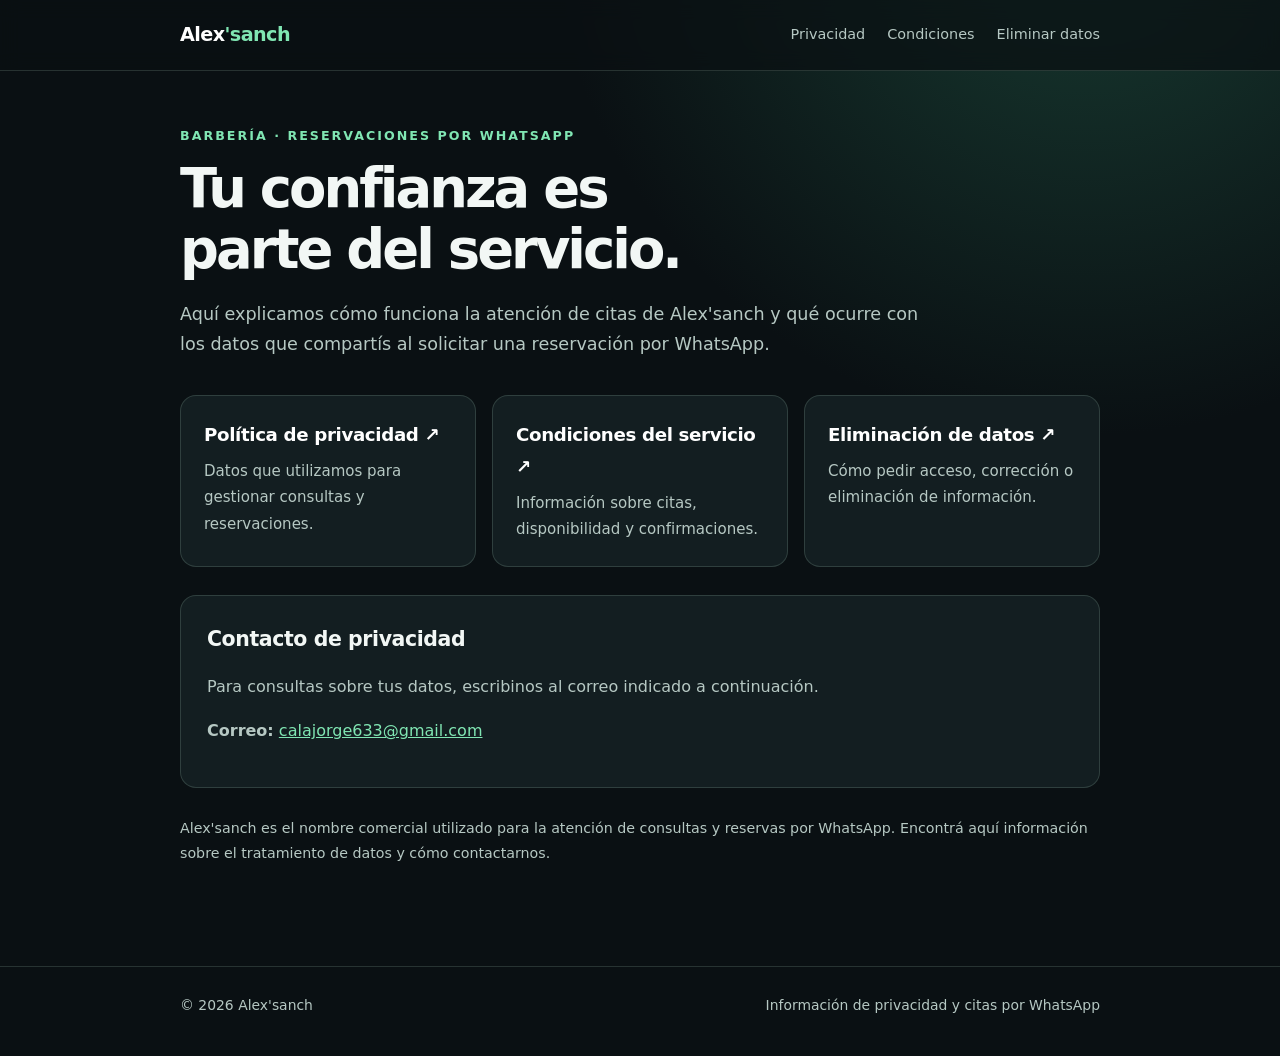
<file: index.html>
<!doctype html><html lang="es"><head><meta charset="utf-8"><meta name="viewport" content="width=device-width,initial-scale=1"><meta name="description" content="Documentos de privacidad y atención de datos de Alex'sanch, gestión de citas por WhatsApp."><title>Alex'sanch | Información legal</title><link rel="stylesheet" href="styles.css"></head><body><header><div class="container nav"><a class="brand" href="index.html">Alex<span>'sanch</span></a><nav class="navlinks" aria-label="Navegación"><a href="privacidad.html">Privacidad</a><a href="terminos.html">Condiciones</a><a href="eliminacion.html">Eliminar datos</a></nav></div></header><main class="container"><div class="eyebrow">Barbería · Reservaciones por WhatsApp</div><h1>Tu confianza es<br>parte del servicio.</h1><p class="lead">Aquí explicamos cómo funciona la atención de citas de Alex'sanch y qué ocurre con los datos que compartís al solicitar una reservación por WhatsApp.</p><div class="cards"><a class="card" href="privacidad.html"><h2>Política de privacidad ↗</h2><p>Datos que utilizamos para gestionar consultas y reservaciones.</p></a><a class="card" href="terminos.html"><h2>Condiciones del servicio ↗</h2><p>Información sobre citas, disponibilidad y confirmaciones.</p></a><a class="card" href="eliminacion.html"><h2>Eliminación de datos ↗</h2><p>Cómo pedir acceso, corrección o eliminación de información.</p></a></div><div class="panel"><h2>Contacto de privacidad</h2><p>Para consultas sobre tus datos, escribinos al correo indicado a continuación.</p><p class="contact"><strong>Correo:</strong> <a href="mailto:calajorge633@gmail.com">calajorge633@gmail.com</a></p></div><p class="small">Alex'sanch es el nombre comercial utilizado para la atención de consultas y reservas por WhatsApp. Encontrá aquí información sobre el tratamiento de datos y cómo contactarnos.</p></main><footer><div class="container"><span>© 2026 Alex'sanch</span><span>Información de privacidad y citas por WhatsApp</span></div></footer></body></html>
</file>
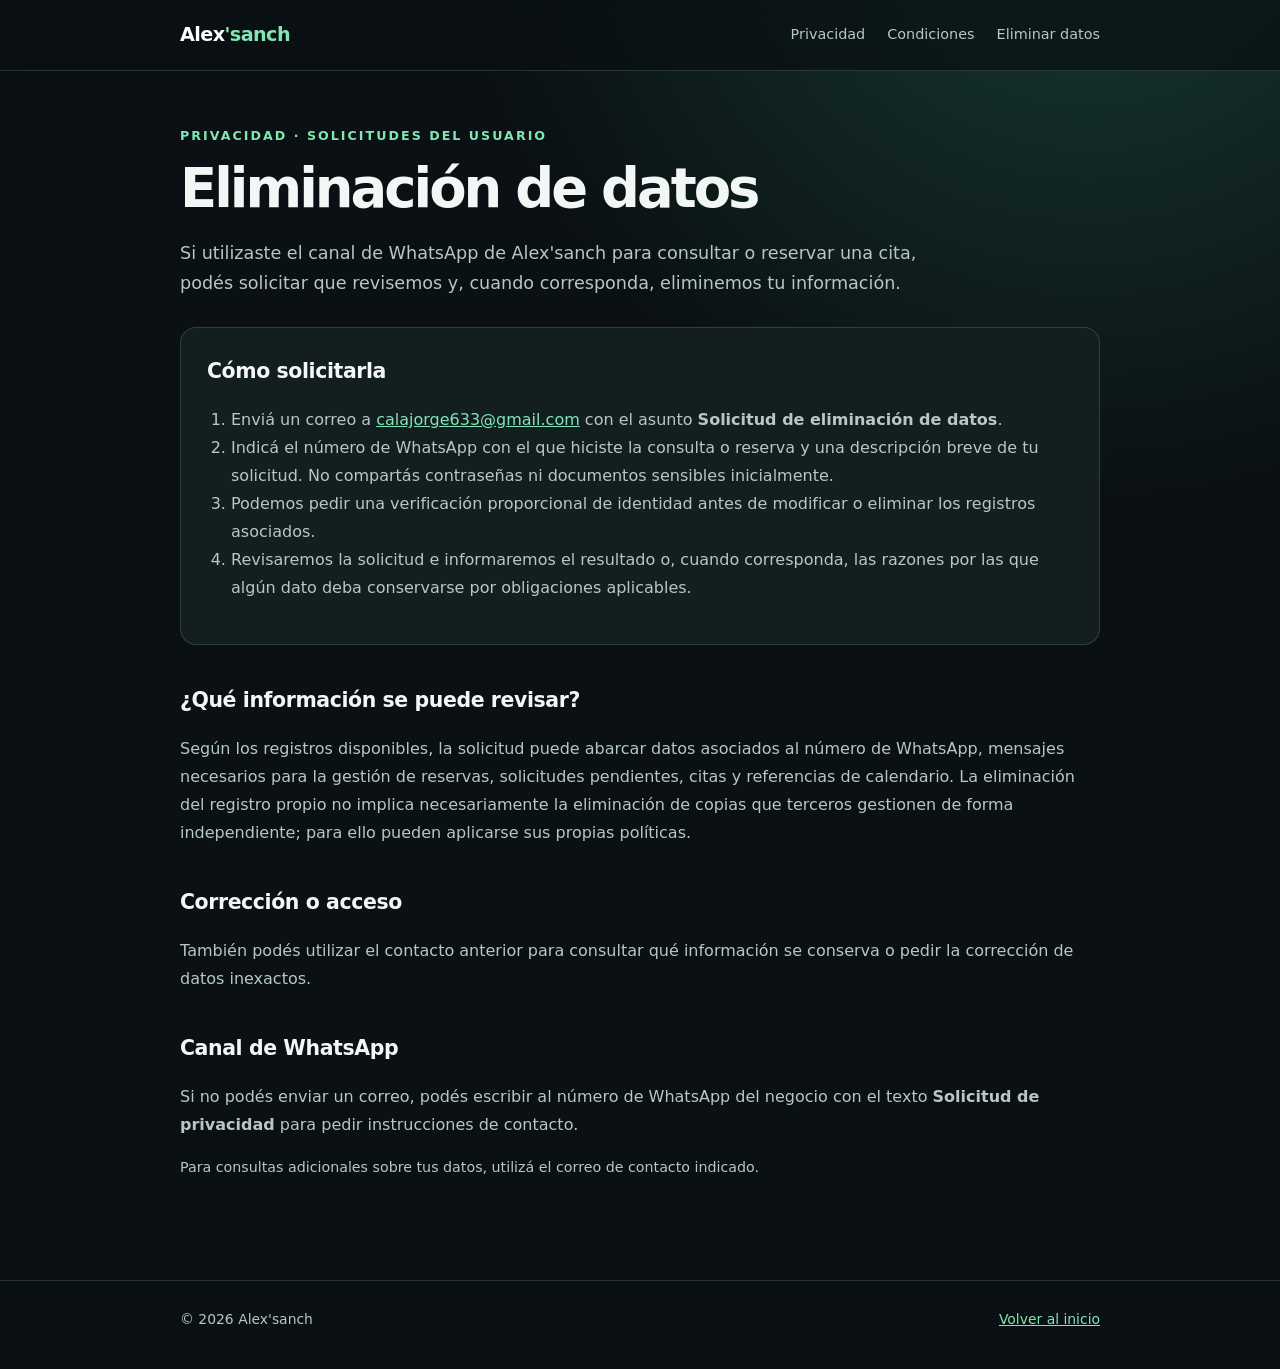
<file: eliminacion.html>
<!doctype html><html lang="es"><head><meta charset="utf-8"><meta name="viewport" content="width=device-width,initial-scale=1"><meta name="description" content="Cómo solicitar la eliminación de datos de reservas por WhatsApp de Alex'sanch."><title>Eliminación de datos | Alex'sanch</title><link rel="stylesheet" href="styles.css"></head><body><header><div class="container nav"><a class="brand" href="index.html">Alex<span>'sanch</span></a><nav class="navlinks" aria-label="Navegación"><a href="privacidad.html">Privacidad</a><a href="terminos.html">Condiciones</a><a href="eliminacion.html">Eliminar datos</a></nav></div></header><main class="container"><div class="eyebrow">Privacidad · Solicitudes del usuario</div><h1>Eliminación de datos</h1><p class="lead">Si utilizaste el canal de WhatsApp de Alex'sanch para consultar o reservar una cita, podés solicitar que revisemos y, cuando corresponda, eliminemos tu información.</p><div class="panel"><h2>Cómo solicitarla</h2><ol><li>Enviá un correo a <a class="contact" href="mailto:calajorge633@gmail.com">calajorge633@gmail.com</a> con el asunto <strong>Solicitud de eliminación de datos</strong>.</li><li>Indicá el número de WhatsApp con el que hiciste la consulta o reserva y una descripción breve de tu solicitud. No compartás contraseñas ni documentos sensibles inicialmente.</li><li>Podemos pedir una verificación proporcional de identidad antes de modificar o eliminar los registros asociados.</li><li>Revisaremos la solicitud e informaremos el resultado o, cuando corresponda, las razones por las que algún dato deba conservarse por obligaciones aplicables.</li></ol></div><h2>¿Qué información se puede revisar?</h2><p>Según los registros disponibles, la solicitud puede abarcar datos asociados al número de WhatsApp, mensajes necesarios para la gestión de reservas, solicitudes pendientes, citas y referencias de calendario. La eliminación del registro propio no implica necesariamente la eliminación de copias que terceros gestionen de forma independiente; para ello pueden aplicarse sus propias políticas.</p><h2>Corrección o acceso</h2><p>También podés utilizar el contacto anterior para consultar qué información se conserva o pedir la corrección de datos inexactos.</p><h2>Canal de WhatsApp</h2><p>Si no podés enviar un correo, podés escribir al número de WhatsApp del negocio con el texto <strong>Solicitud de privacidad</strong> para pedir instrucciones de contacto.</p><p class="small">Para consultas adicionales sobre tus datos, utilizá el correo de contacto indicado.</p></main><footer><div class="container"><span>© 2026 Alex'sanch</span><span><a href="index.html">Volver al inicio</a></span></div></footer></body></html>
</file>
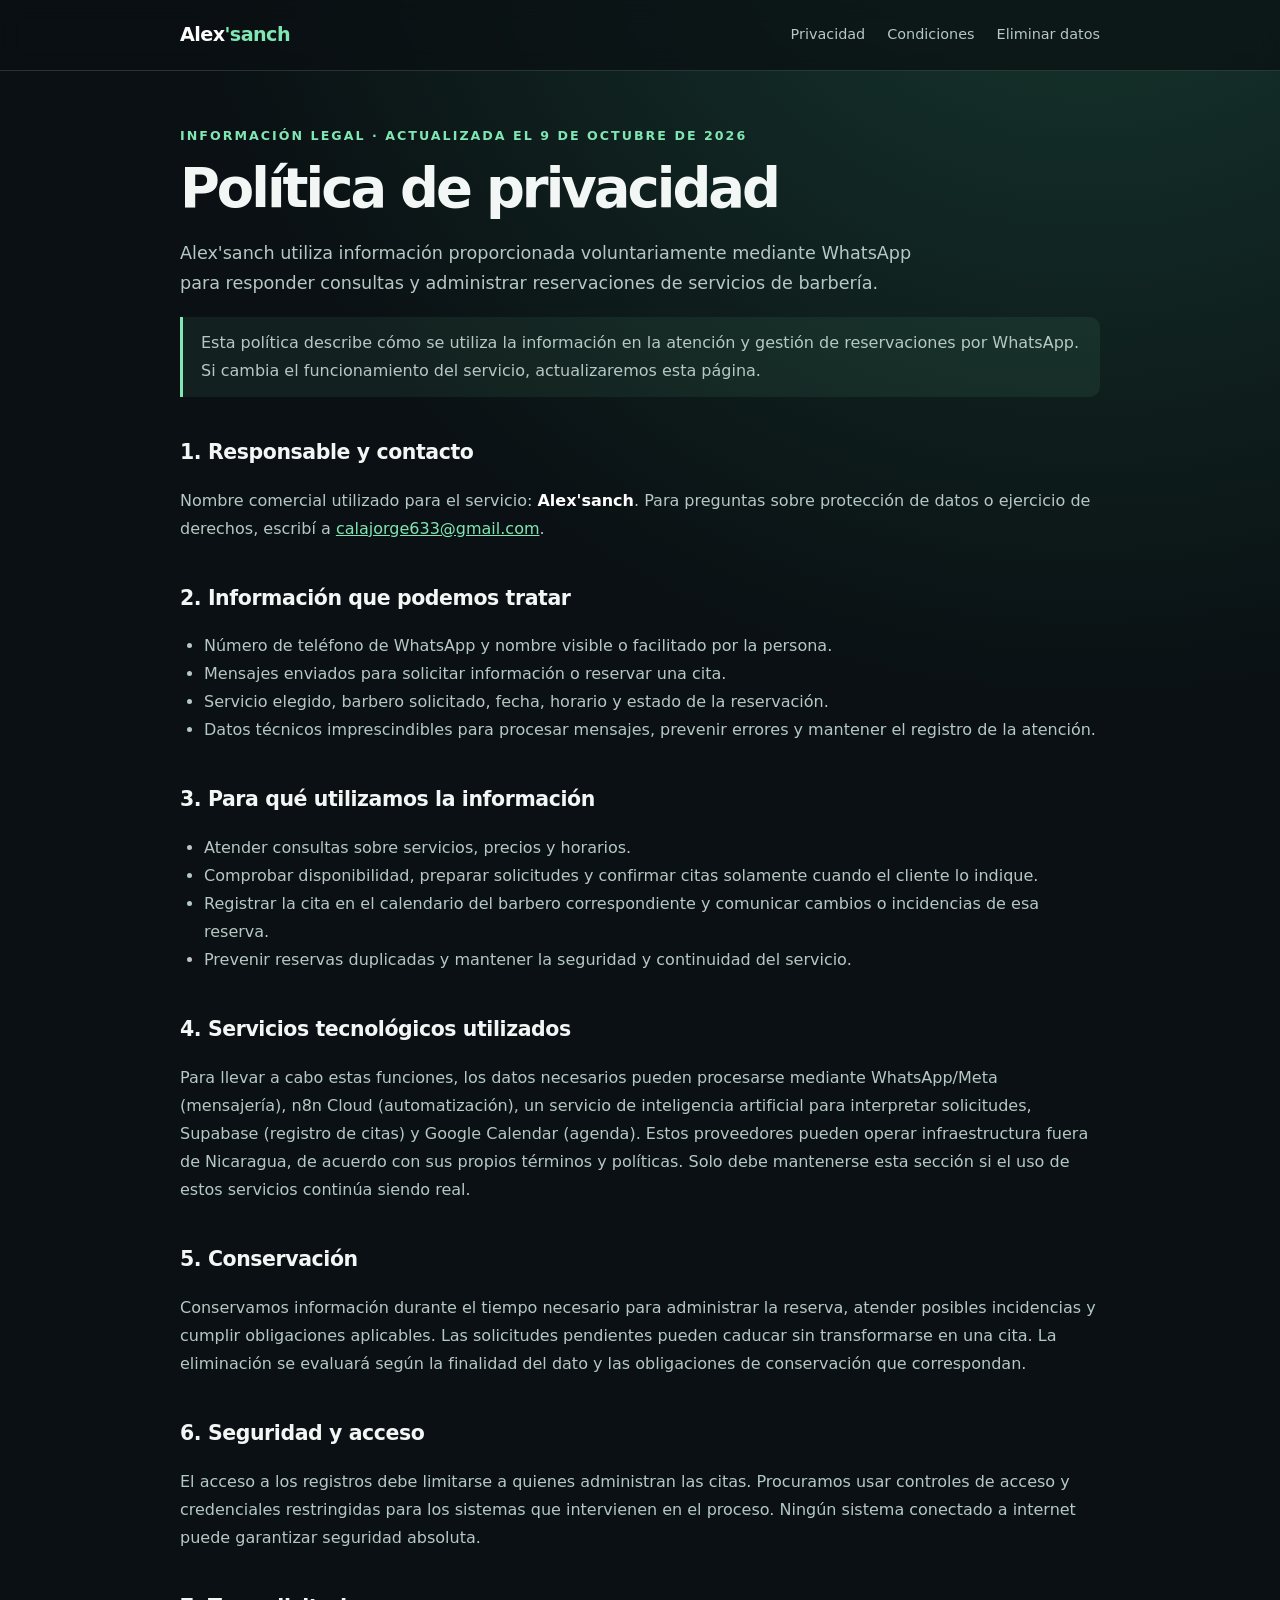
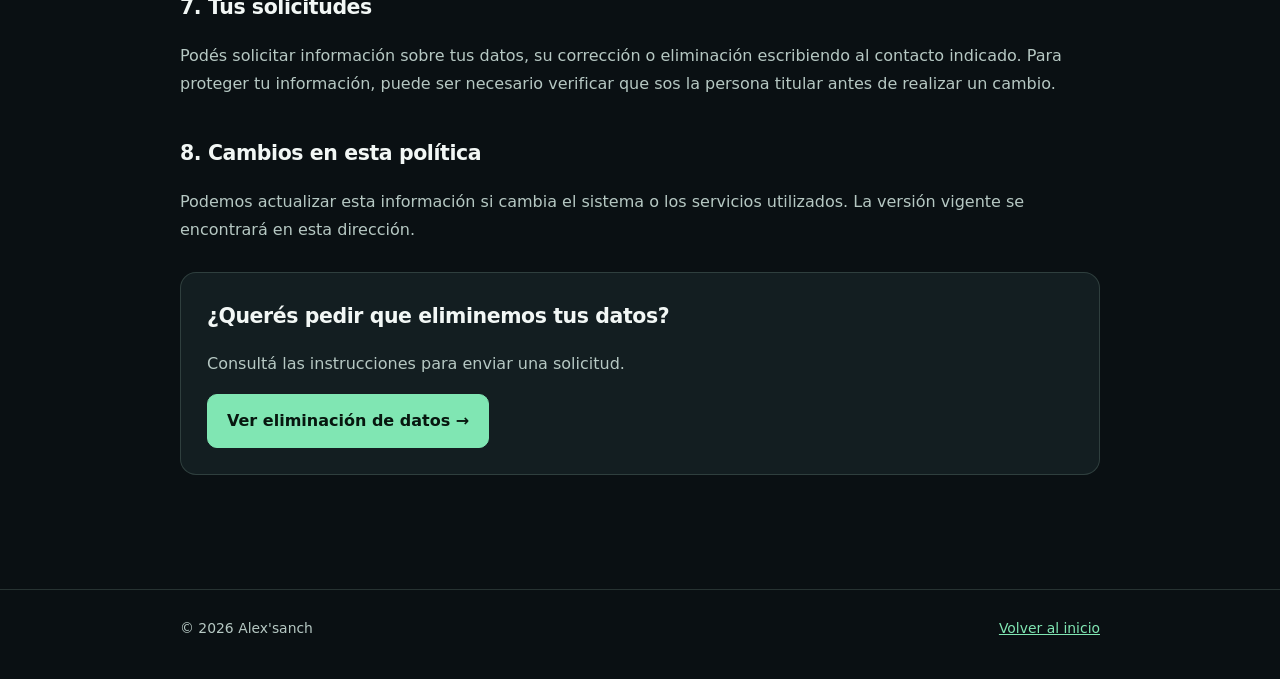
<file: privacidad.html>
<!doctype html><html lang="es"><head><meta charset="utf-8"><meta name="viewport" content="width=device-width,initial-scale=1"><meta name="description" content="Política de privacidad de Alex'sanch para consultas y reservas de barbería por WhatsApp."><title>Política de privacidad | Alex'sanch</title><link rel="stylesheet" href="styles.css"></head><body><header><div class="container nav"><a class="brand" href="index.html">Alex<span>'sanch</span></a><nav class="navlinks" aria-label="Navegación"><a href="privacidad.html">Privacidad</a><a href="terminos.html">Condiciones</a><a href="eliminacion.html">Eliminar datos</a></nav></div></header><main class="container"><div class="eyebrow">Información legal · Actualizada el 9 de octubre de 2026</div><h1>Política de privacidad</h1><p class="lead">Alex'sanch utiliza información proporcionada voluntariamente mediante WhatsApp para responder consultas y administrar reservaciones de servicios de barbería.</p><div class="notice"><p>Esta política describe cómo se utiliza la información en la atención y gestión de reservaciones por WhatsApp. Si cambia el funcionamiento del servicio, actualizaremos esta página.</p></div><h2>1. Responsable y contacto</h2><p>Nombre comercial utilizado para el servicio: <span class="highlight">Alex'sanch</span>. Para preguntas sobre protección de datos o ejercicio de derechos, escribí a <a class="contact" href="mailto:calajorge633@gmail.com">calajorge633@gmail.com</a>.</p><h2>2. Información que podemos tratar</h2><ul><li>Número de teléfono de WhatsApp y nombre visible o facilitado por la persona.</li><li>Mensajes enviados para solicitar información o reservar una cita.</li><li>Servicio elegido, barbero solicitado, fecha, horario y estado de la reservación.</li><li>Datos técnicos imprescindibles para procesar mensajes, prevenir errores y mantener el registro de la atención.</li></ul><h2>3. Para qué utilizamos la información</h2><ul><li>Atender consultas sobre servicios, precios y horarios.</li><li>Comprobar disponibilidad, preparar solicitudes y confirmar citas solamente cuando el cliente lo indique.</li><li>Registrar la cita en el calendario del barbero correspondiente y comunicar cambios o incidencias de esa reserva.</li><li>Prevenir reservas duplicadas y mantener la seguridad y continuidad del servicio.</li></ul><h2>4. Servicios tecnológicos utilizados</h2><p>Para llevar a cabo estas funciones, los datos necesarios pueden procesarse mediante WhatsApp/Meta (mensajería), n8n Cloud (automatización), un servicio de inteligencia artificial para interpretar solicitudes, Supabase (registro de citas) y Google Calendar (agenda). Estos proveedores pueden operar infraestructura fuera de Nicaragua, de acuerdo con sus propios términos y políticas. Solo debe mantenerse esta sección si el uso de estos servicios continúa siendo real.</p><h2>5. Conservación</h2><p>Conservamos información durante el tiempo necesario para administrar la reserva, atender posibles incidencias y cumplir obligaciones aplicables. Las solicitudes pendientes pueden caducar sin transformarse en una cita. La eliminación se evaluará según la finalidad del dato y las obligaciones de conservación que correspondan.</p><h2>6. Seguridad y acceso</h2><p>El acceso a los registros debe limitarse a quienes administran las citas. Procuramos usar controles de acceso y credenciales restringidas para los sistemas que intervienen en el proceso. Ningún sistema conectado a internet puede garantizar seguridad absoluta.</p><h2>7. Tus solicitudes</h2><p>Podés solicitar información sobre tus datos, su corrección o eliminación escribiendo al contacto indicado. Para proteger tu información, puede ser necesario verificar que sos la persona titular antes de realizar un cambio.</p><h2>8. Cambios en esta política</h2><p>Podemos actualizar esta información si cambia el sistema o los servicios utilizados. La versión vigente se encontrará en esta dirección.</p><div class="panel"><h2>¿Querés pedir que eliminemos tus datos?</h2><p>Consultá las instrucciones para enviar una solicitud.</p><a class="button" href="eliminacion.html">Ver eliminación de datos →</a></div></main><footer><div class="container"><span>© 2026 Alex'sanch</span><span><a href="index.html">Volver al inicio</a></span></div></footer></body></html>
</file>
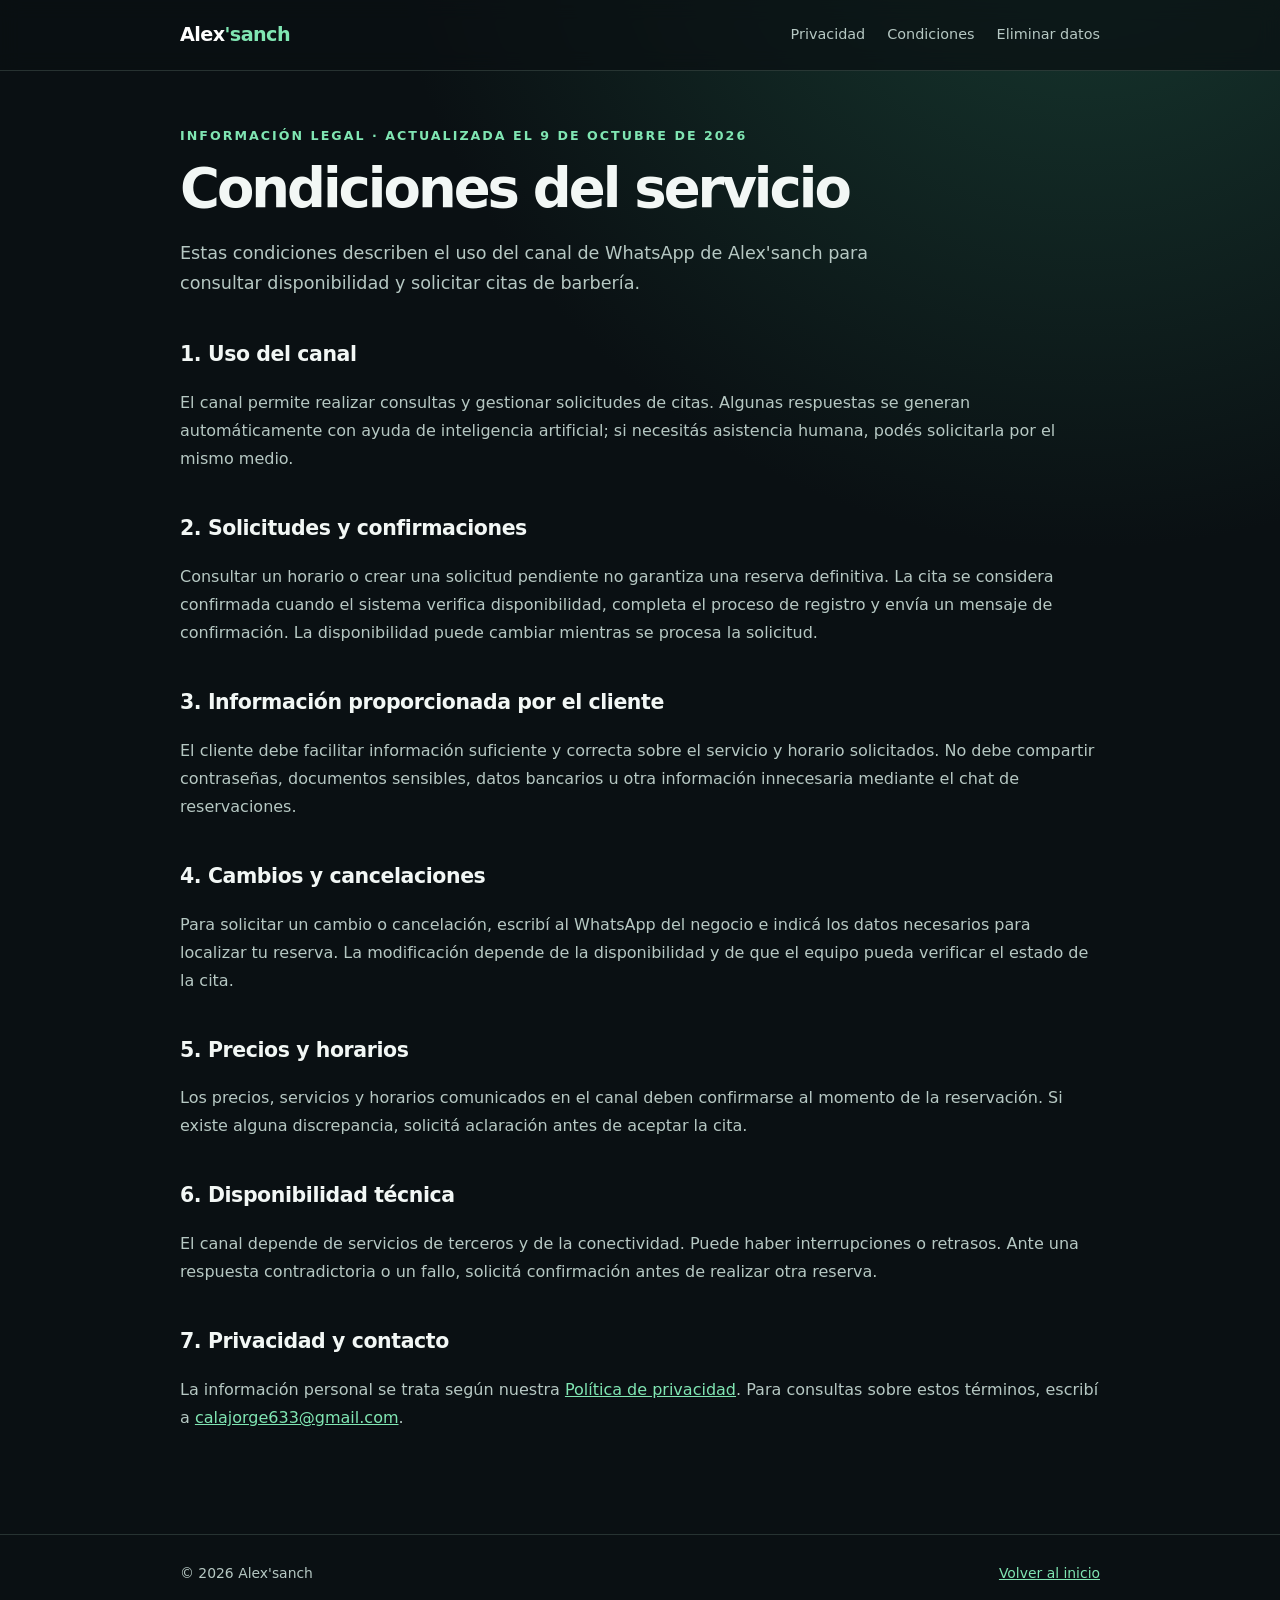
<file: terminos.html>
<!doctype html><html lang="es"><head><meta charset="utf-8"><meta name="viewport" content="width=device-width,initial-scale=1"><meta name="description" content="Condiciones de uso del asistente de reservaciones por WhatsApp de Alex'sanch."><title>Condiciones del servicio | Alex'sanch</title><link rel="stylesheet" href="styles.css"></head><body><header><div class="container nav"><a class="brand" href="index.html">Alex<span>'sanch</span></a><nav class="navlinks" aria-label="Navegación"><a href="privacidad.html">Privacidad</a><a href="terminos.html">Condiciones</a><a href="eliminacion.html">Eliminar datos</a></nav></div></header><main class="container"><div class="eyebrow">Información legal · Actualizada el 9 de octubre de 2026</div><h1>Condiciones del servicio</h1><p class="lead">Estas condiciones describen el uso del canal de WhatsApp de Alex'sanch para consultar disponibilidad y solicitar citas de barbería.</p><h2>1. Uso del canal</h2><p>El canal permite realizar consultas y gestionar solicitudes de citas. Algunas respuestas se generan automáticamente con ayuda de inteligencia artificial; si necesitás asistencia humana, podés solicitarla por el mismo medio.</p><h2>2. Solicitudes y confirmaciones</h2><p>Consultar un horario o crear una solicitud pendiente no garantiza una reserva definitiva. La cita se considera confirmada cuando el sistema verifica disponibilidad, completa el proceso de registro y envía un mensaje de confirmación. La disponibilidad puede cambiar mientras se procesa la solicitud.</p><h2>3. Información proporcionada por el cliente</h2><p>El cliente debe facilitar información suficiente y correcta sobre el servicio y horario solicitados. No debe compartir contraseñas, documentos sensibles, datos bancarios u otra información innecesaria mediante el chat de reservaciones.</p><h2>4. Cambios y cancelaciones</h2><p>Para solicitar un cambio o cancelación, escribí al WhatsApp del negocio e indicá los datos necesarios para localizar tu reserva. La modificación depende de la disponibilidad y de que el equipo pueda verificar el estado de la cita.</p><h2>5. Precios y horarios</h2><p>Los precios, servicios y horarios comunicados en el canal deben confirmarse al momento de la reservación. Si existe alguna discrepancia, solicitá aclaración antes de aceptar la cita.</p><h2>6. Disponibilidad técnica</h2><p>El canal depende de servicios de terceros y de la conectividad. Puede haber interrupciones o retrasos. Ante una respuesta contradictoria o un fallo, solicitá confirmación antes de realizar otra reserva.</p><h2>7. Privacidad y contacto</h2><p>La información personal se trata según nuestra <a href="privacidad.html">Política de privacidad</a>. Para consultas sobre estos términos, escribí a <a class="contact" href="mailto:calajorge633@gmail.com">calajorge633@gmail.com</a>.</p></main><footer><div class="container"><span>© 2026 Alex'sanch</span><span><a href="index.html">Volver al inicio</a></span></div></footer></body></html>
</file>
<file: styles.css>
:root{color-scheme:dark;--bg:#0a1013;--panel:#131e21;--ink:#f2f7f5;--muted:#b6c8c3;--mint:#80e6b3;--border:rgba(190,234,211,.16)}*{box-sizing:border-box}html{scroll-behavior:smooth}body{background:radial-gradient(circle at 85% -10%,#183c32 0%,transparent 34%),var(--bg);color:var(--ink);margin:0;font-family:Inter,Segoe UI,system-ui,-apple-system,Arial,sans-serif;line-height:1.75}a{color:var(--mint)}a:hover{color:#c9ffe4}header{border-bottom:1px solid var(--border);background:rgba(10,16,19,.73);backdrop-filter:blur(10px)}.container{width:min(920px,calc(100% - 36px));margin:auto}.nav{display:flex;align-items:center;justify-content:space-between;gap:15px;padding:18px 0}.brand{font-weight:800;letter-spacing:-.03em;color:#fff;text-decoration:none;font-size:1.2rem}.brand span{color:var(--mint)}.navlinks{display:flex;gap:22px;flex-wrap:wrap}.navlinks a{font-size:.9rem;color:var(--muted);text-decoration:none}.navlinks a:hover{color:#fff}main{padding:54px 0 86px}.eyebrow{color:var(--mint);font-size:.79rem;text-transform:uppercase;letter-spacing:.16em;font-weight:750;margin-bottom:12px}h1{font-size:clamp(2.15rem,5vw,3.4rem);letter-spacing:-.055em;line-height:1.12;margin:0 0 18px}h2{font-size:1.28rem;letter-spacing:-.02em;margin:38px 0 10px}h3{font-size:1.07rem;margin:25px 0 8px}p,li{color:var(--muted)}p.lead{font-size:1.1rem;max-width:760px}ul,ol{padding-left:24px}.panel{border:1px solid var(--border);background:var(--panel);border-radius:16px;padding:26px;margin:28px 0}.panel h2{margin-top:0}.notice{border-left:3px solid var(--mint);padding:12px 18px;background:rgba(128,230,179,.07);border-radius:0 10px 10px 0}.notice p{margin:0}.button{display:inline-block;padding:12px 19px;border:1px solid var(--mint);border-radius:10px;text-decoration:none;color:#07170f;background:var(--mint);font-weight:760}.cards{display:grid;grid-template-columns:repeat(3,1fr);gap:16px;margin-top:35px}.card{display:block;text-decoration:none;background:var(--panel);border:1px solid var(--border);padding:23px;border-radius:16px;transition:transform .15s}.card:hover{transform:translateY(-3px);border-color:var(--mint)}.card h2{margin:0 0 7px;color:#fff;font-size:1.14rem}.card p{font-size:.94rem;margin:0}.small{font-size:.89rem;color:var(--muted)}footer{border-top:1px solid var(--border);padding:26px 0 38px;color:var(--muted);font-size:.87rem}footer .container{display:flex;justify-content:space-between;gap:20px;flex-wrap:wrap}.highlight{color:#fff;font-weight:600}.contact{word-break:break-all}@media(max-width:680px){.nav{align-items:flex-start;flex-direction:column}.navlinks{gap:14px}.cards{grid-template-columns:1fr}main{padding:37px 0 54px}.panel{padding:20px}}
</file>
